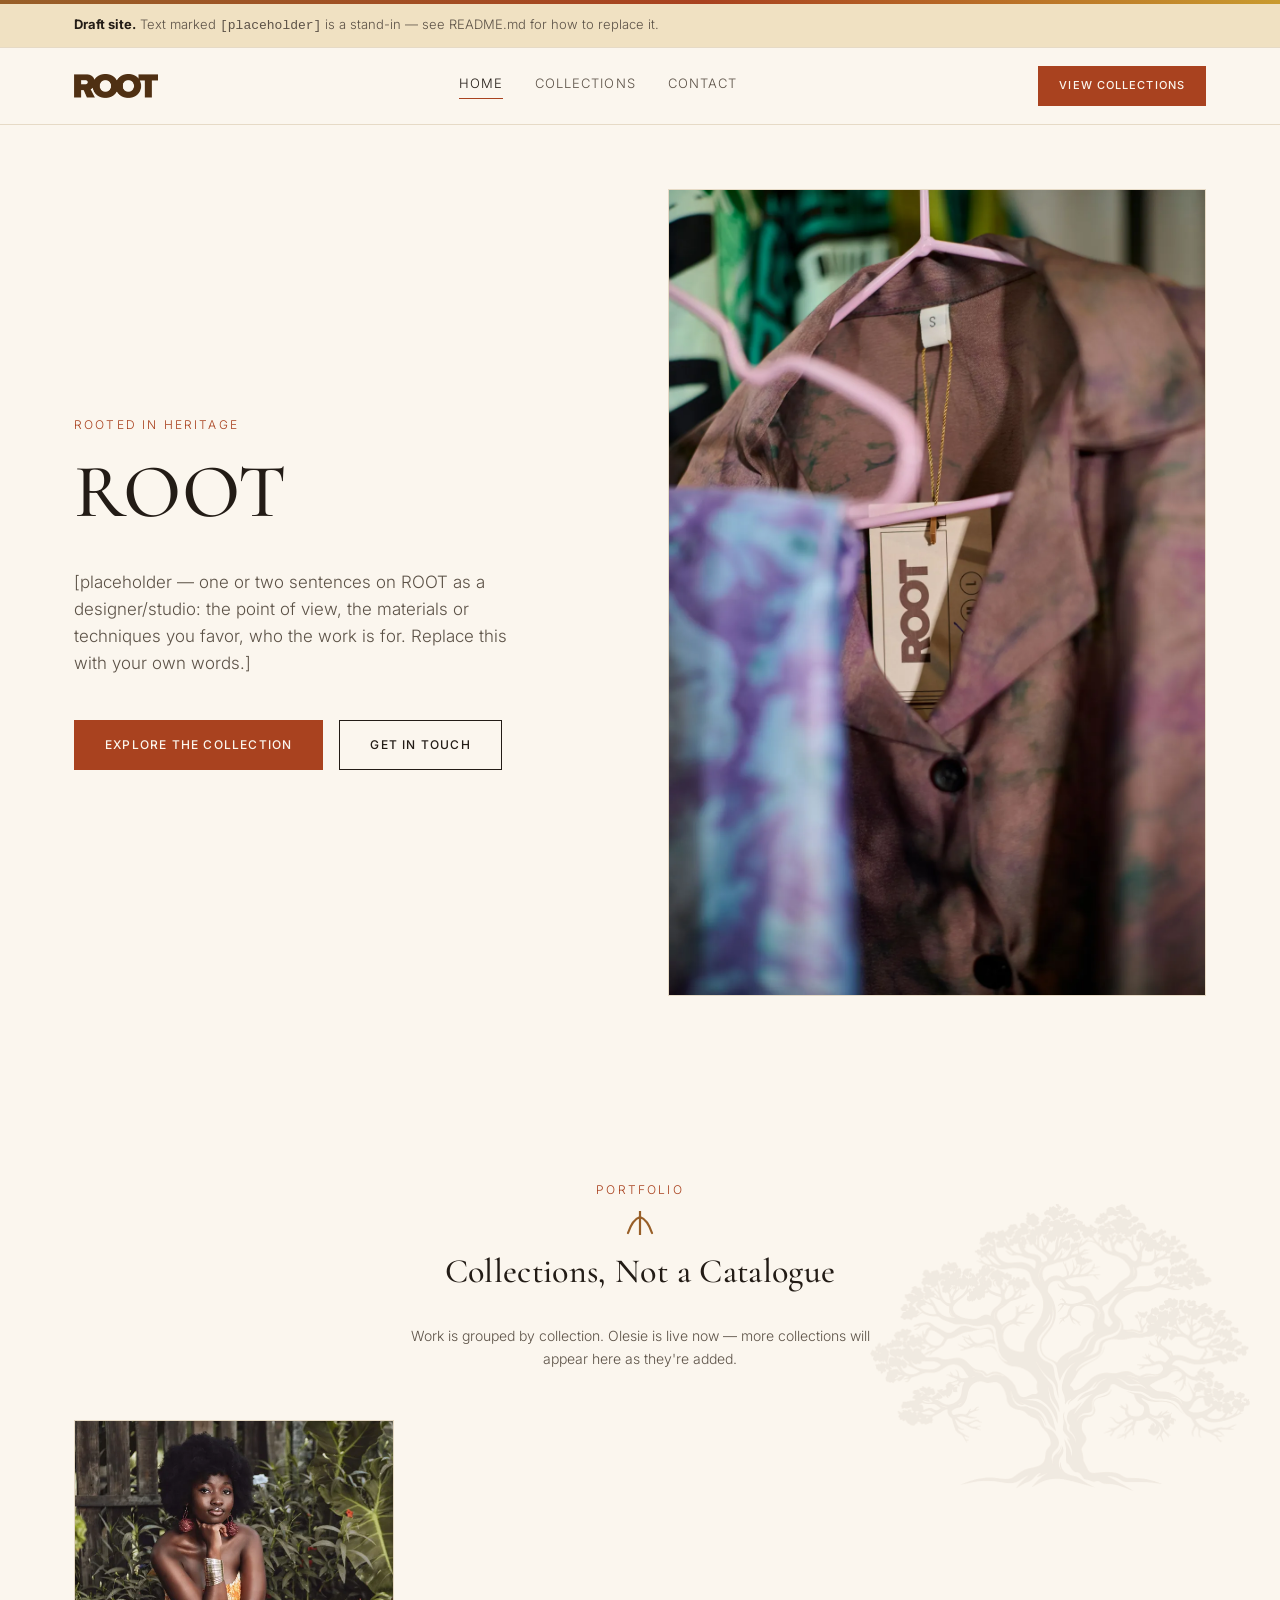
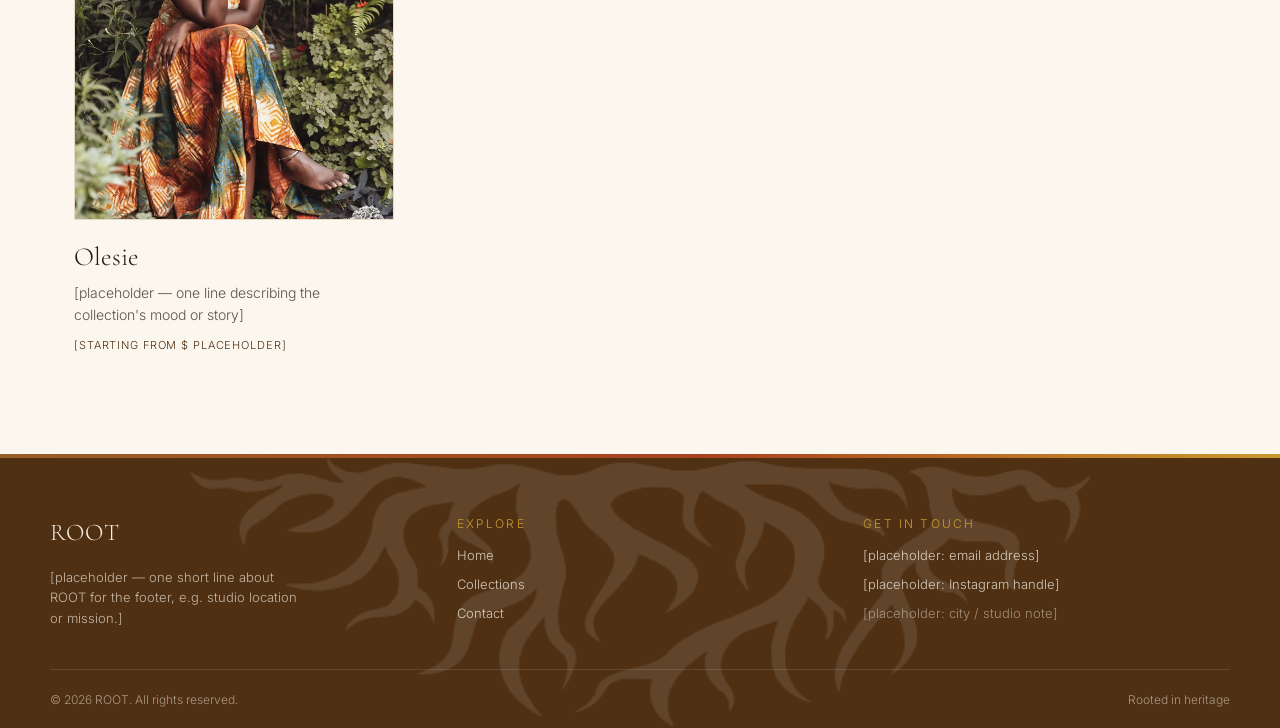
<file: index.html>
<!DOCTYPE html>
<html lang="en">
<head>
<meta charset="UTF-8">
<meta name="viewport" content="width=device-width, initial-scale=1.0">
<title>ROOT — Portfolio</title>
<meta name="description" content="ROOT — fashion design portfolio, organized by collection.">
<meta name="robots" content="noindex"><!-- remove when real content replaces the placeholders -->
<link rel="icon" href="images/brand/favicon.ico" sizes="any">
<link rel="apple-touch-icon" href="images/brand/apple-touch-icon.png">
<meta property="og:type" content="website">
<meta property="og:site_name" content="ROOT">
<meta property="og:title" content="ROOT — Rooted in heritage">
<meta property="og:description" content="ROOT — fashion design portfolio, organized by collection.">
<!-- Add once the site has a URL (must be absolute, or crawlers ignore them):
<meta property="og:url" content="https://YOUR-DOMAIN/index.html">
<meta property="og:image" content="https://YOUR-DOMAIN/images/brand/og-image.jpg">
<meta name="twitter:card" content="summary_large_image"> -->

<link rel="preconnect" href="https://fonts.googleapis.com">
<link rel="preconnect" href="https://fonts.gstatic.com" crossorigin>
<link rel="stylesheet" href="https://fonts.googleapis.com/css2?family=Cormorant+Garamond:wght@400;500&family=Inter:wght@300;500&display=swap">
<link rel="stylesheet" href="css/style.css">
</head>
<body>

<div class="brand-bar"></div>

<div class="build-notice">
  <div class="wrap"><strong>Draft site.</strong> Text marked <code>[placeholder]</code> is a stand-in — see README.md for how to replace it.</div>
</div>

<header class="site-header">
  <div class="wrap">
    <a class="logo" href="index.html"><img src="images/brand/logo-wordmark.png" width="334" height="96" alt="ROOT"></a>
    <nav class="site-nav">
      <a href="index.html" class="is-active" aria-current="page">Home</a>
      <a href="collections/olesie.html">Collections</a>
      <a href="#contact">Contact</a>
    </nav>
    <div class="header-cta">
      <a class="btn btn-primary btn-sm" href="collections/olesie.html">View Collections</a>
    </div>
  </div>
</header>

<section class="hero-split">
  <div class="wrap">
    <div class="hero-copy-col">
      <span class="eyebrow">Rooted in heritage</span>
      <h1>ROOT</h1>
      <p>[placeholder — one or two sentences on ROOT as a designer/studio: the point of view, the materials or techniques you favor, who the work is for. Replace this with your own words.]</p>
      <div class="hero-actions">
        <a class="btn btn-primary" href="collections/olesie.html">Explore the Collection</a>
        <a class="btn btn-outline" href="#contact">Get in Touch</a>
      </div>
    </div>
    <div class="hero-photo-col">
      <img src="images/olesie/cover-1200.webp" srcset="images/olesie/cover-600.webp 600w, images/olesie/cover-1200.webp 1200w" sizes="(min-width: 860px) 50vw, 100vw" width="1600" height="2405" alt="Olesie collection — cover photograph" fetchpriority="high" decoding="async">
    </div>
  </div>
</section>

<main class="wrap">
  <img class="collections-decor" src="images/brand/tree-silhouette.png" alt="" aria-hidden="true">
  <div class="section-head section-head--center">
    <span class="eyebrow">Portfolio</span>
    <h2 id="collections">Collections, Not a Catalogue</h2>
    <p class="section-note">Work is grouped by collection. Olesie is live now — more collections will appear here as they're added.</p>
  </div>

  <div class="collections-grid">
    <a class="collection-card" href="collections/olesie.html">
      <span class="card-photo">
        <img src="images/olesie/gallery/highlights/4F6A9742-1200.webp" srcset="images/olesie/gallery/highlights/4F6A9742-600.webp 600w, images/olesie/gallery/highlights/4F6A9742-1200.webp 1200w" sizes="(min-width: 700px) 320px, 100vw" width="1200" height="1500" alt="" loading="lazy" decoding="async">
      </span>
      <span class="card-body">
        <span class="name">Olesie</span>
        <span class="tagline">[placeholder — one line describing the collection's mood or story]</span>
        <span class="starting-from">[starting from $ placeholder]</span>
      </span>
    </a>
  </div>
</main>

<footer class="site-footer" id="contact">
  <img class="footer-roots-decor" src="images/brand/roots-motif.png" alt="" aria-hidden="true">
  <div class="wrap footer-grid">
    <div class="footer-brand">
      <span class="footer-logo">ROOT</span>
      <p>[placeholder — one short line about ROOT for the footer, e.g. studio location or mission.]</p>
    </div>
    <div class="footer-col">
      <span class="footer-heading">Explore</span>
      <nav class="footer-links">
        <a href="index.html">Home</a>
        <a href="collections/olesie.html">Collections</a>
        <a href="#contact">Contact</a>
      </nav>
    </div>
    <div class="footer-col">
      <span class="footer-heading">Get in Touch</span>
      <div class="footer-links">
        <a href="mailto:placeholder@example.com">[placeholder: email address]</a>
        <a href="#">[placeholder: Instagram handle]</a>
        <span class="footer-muted">[placeholder: city / studio note]</span>
      </div>
    </div>
  </div>
  <div class="wrap footer-bottom">
    <span>&copy; <span id="year"></span> ROOT. All rights reserved.</span>
    <span>Rooted in heritage</span>
  </div>
</footer>

<script>document.getElementById('year').textContent = new Date().getFullYear();</script>

</body>
</html>
</file>
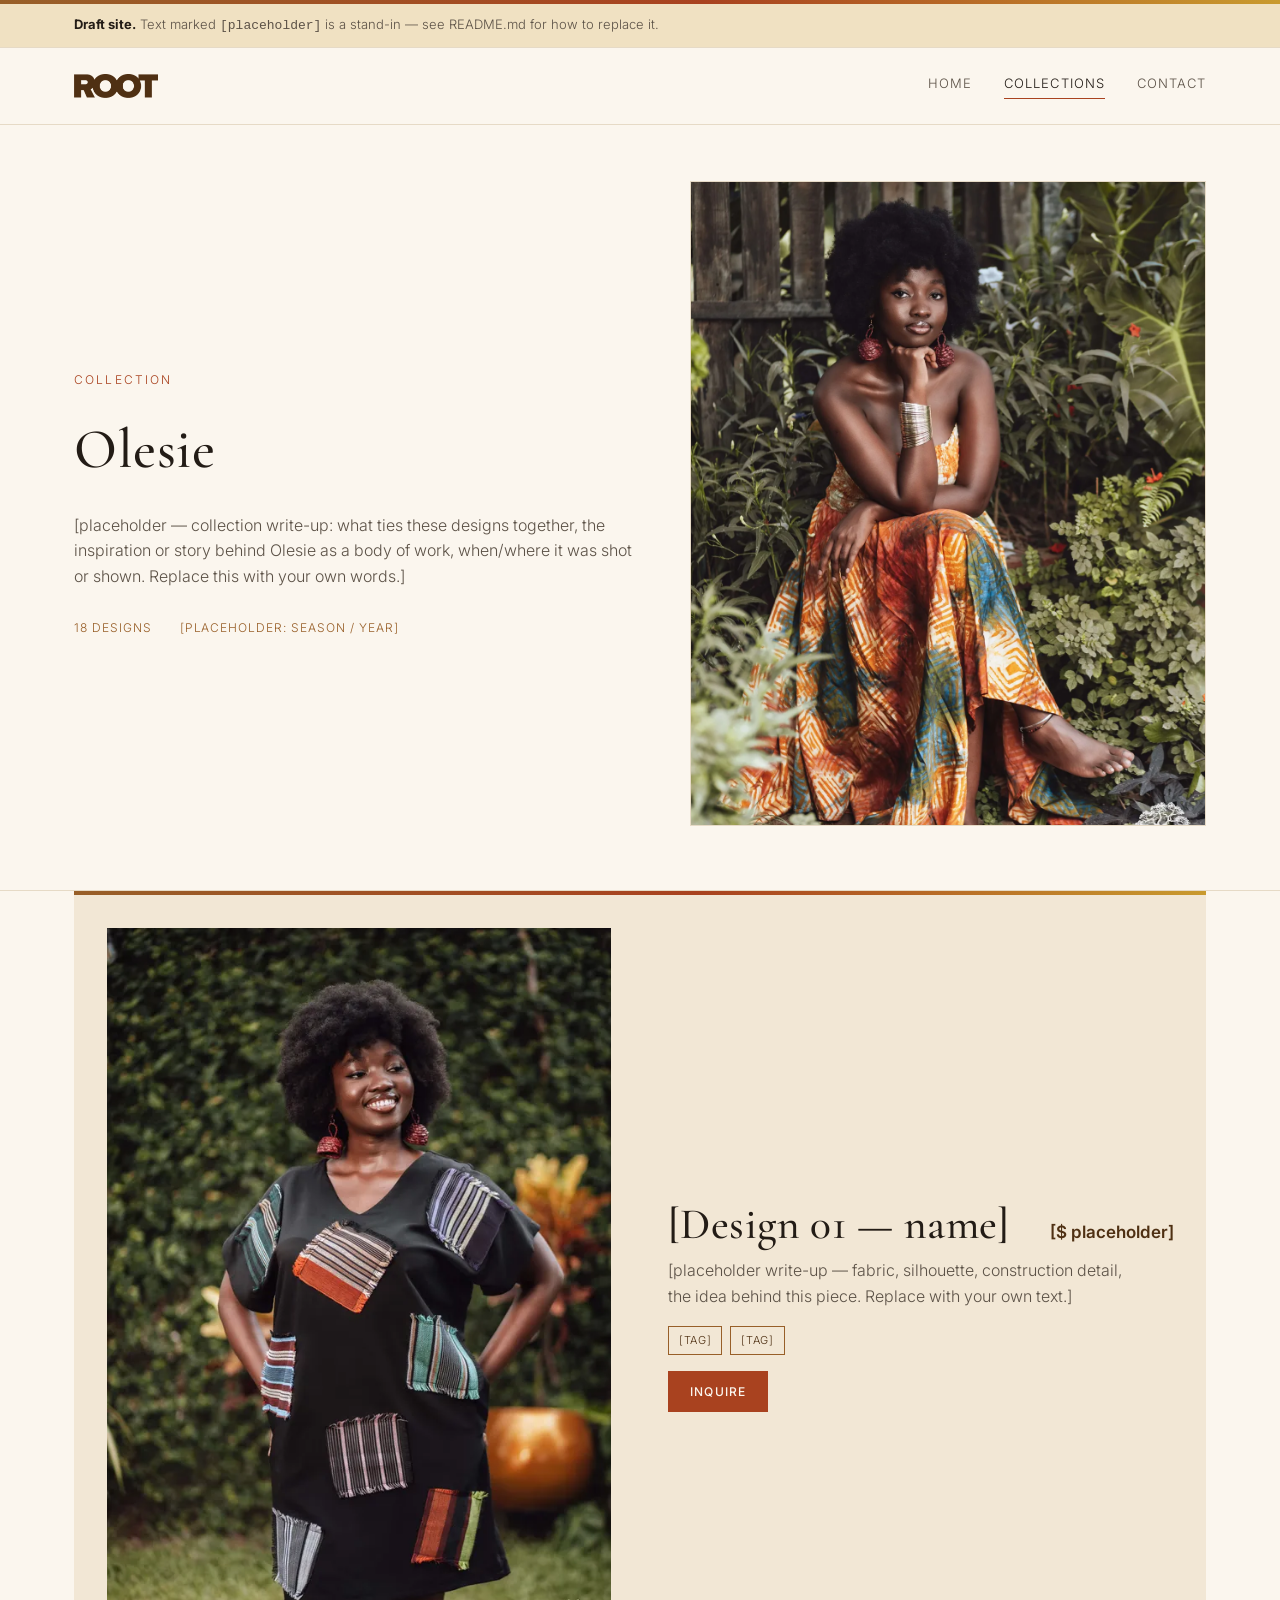
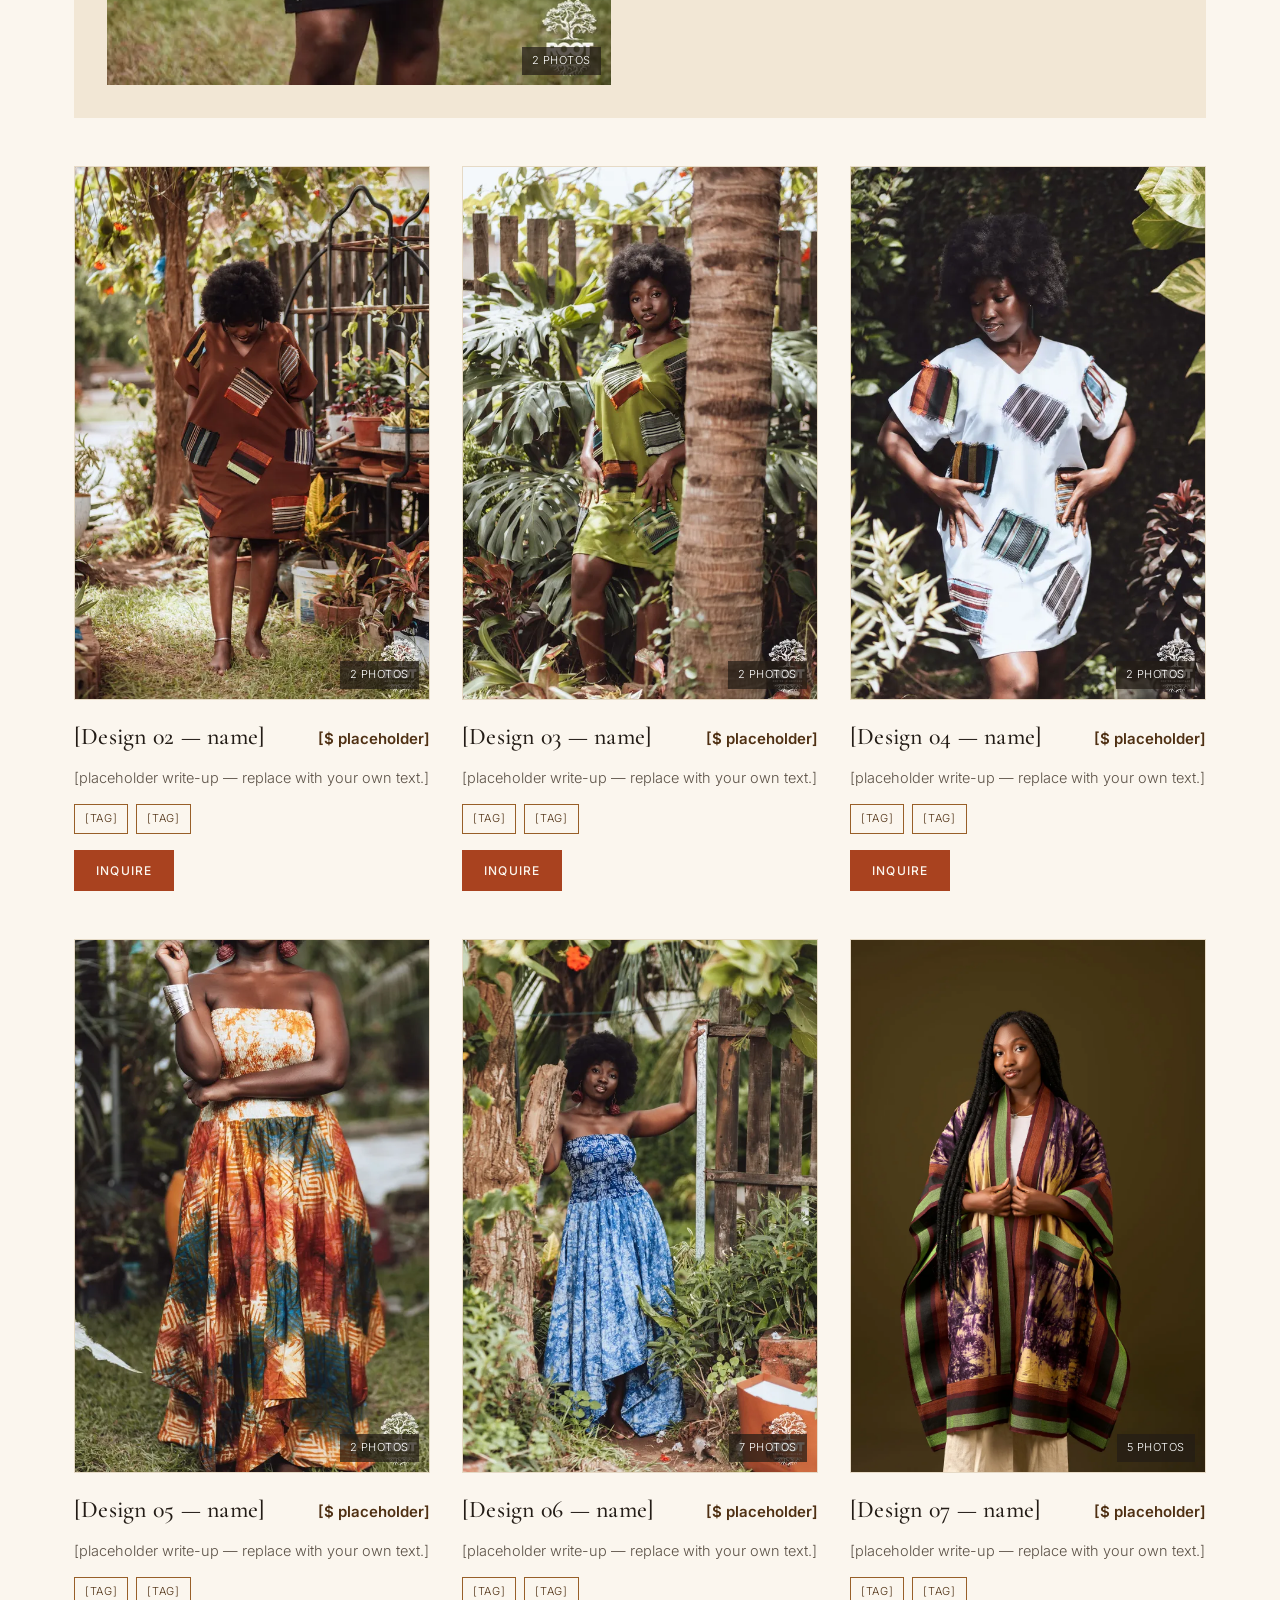
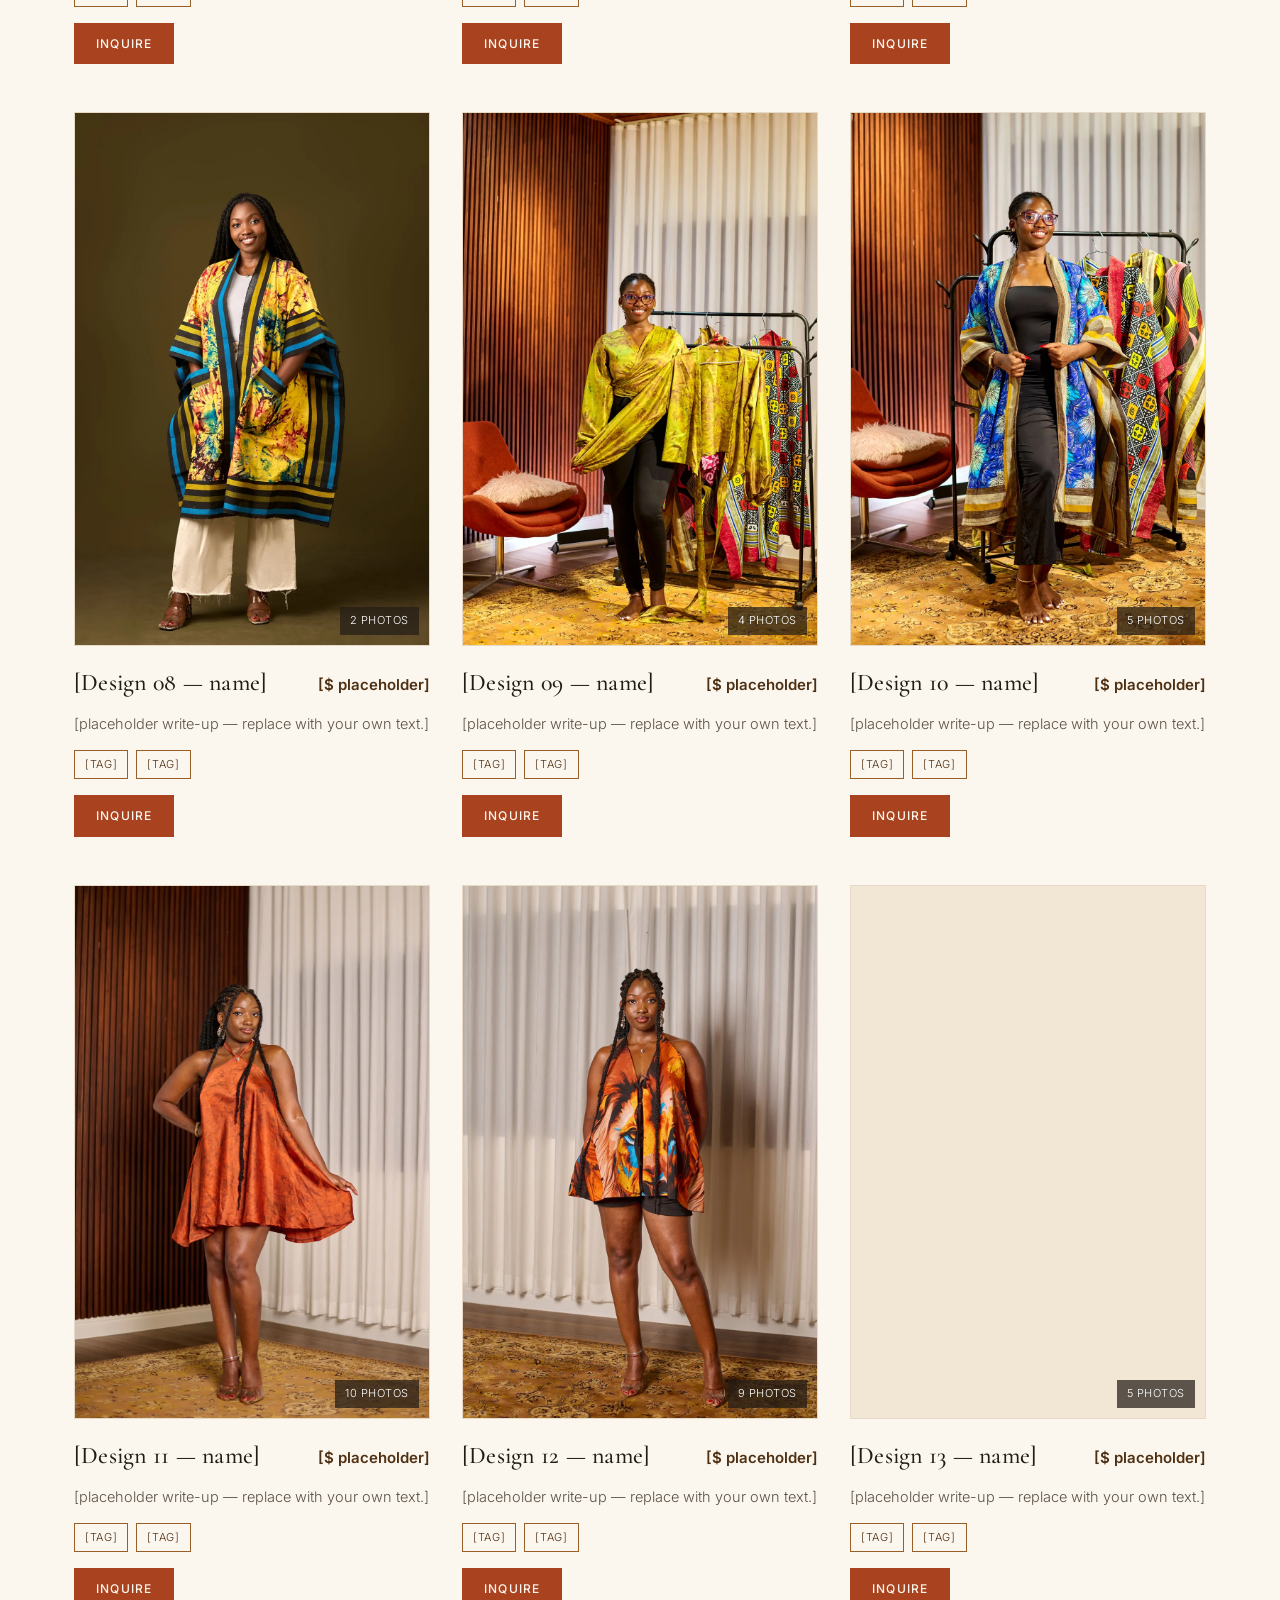
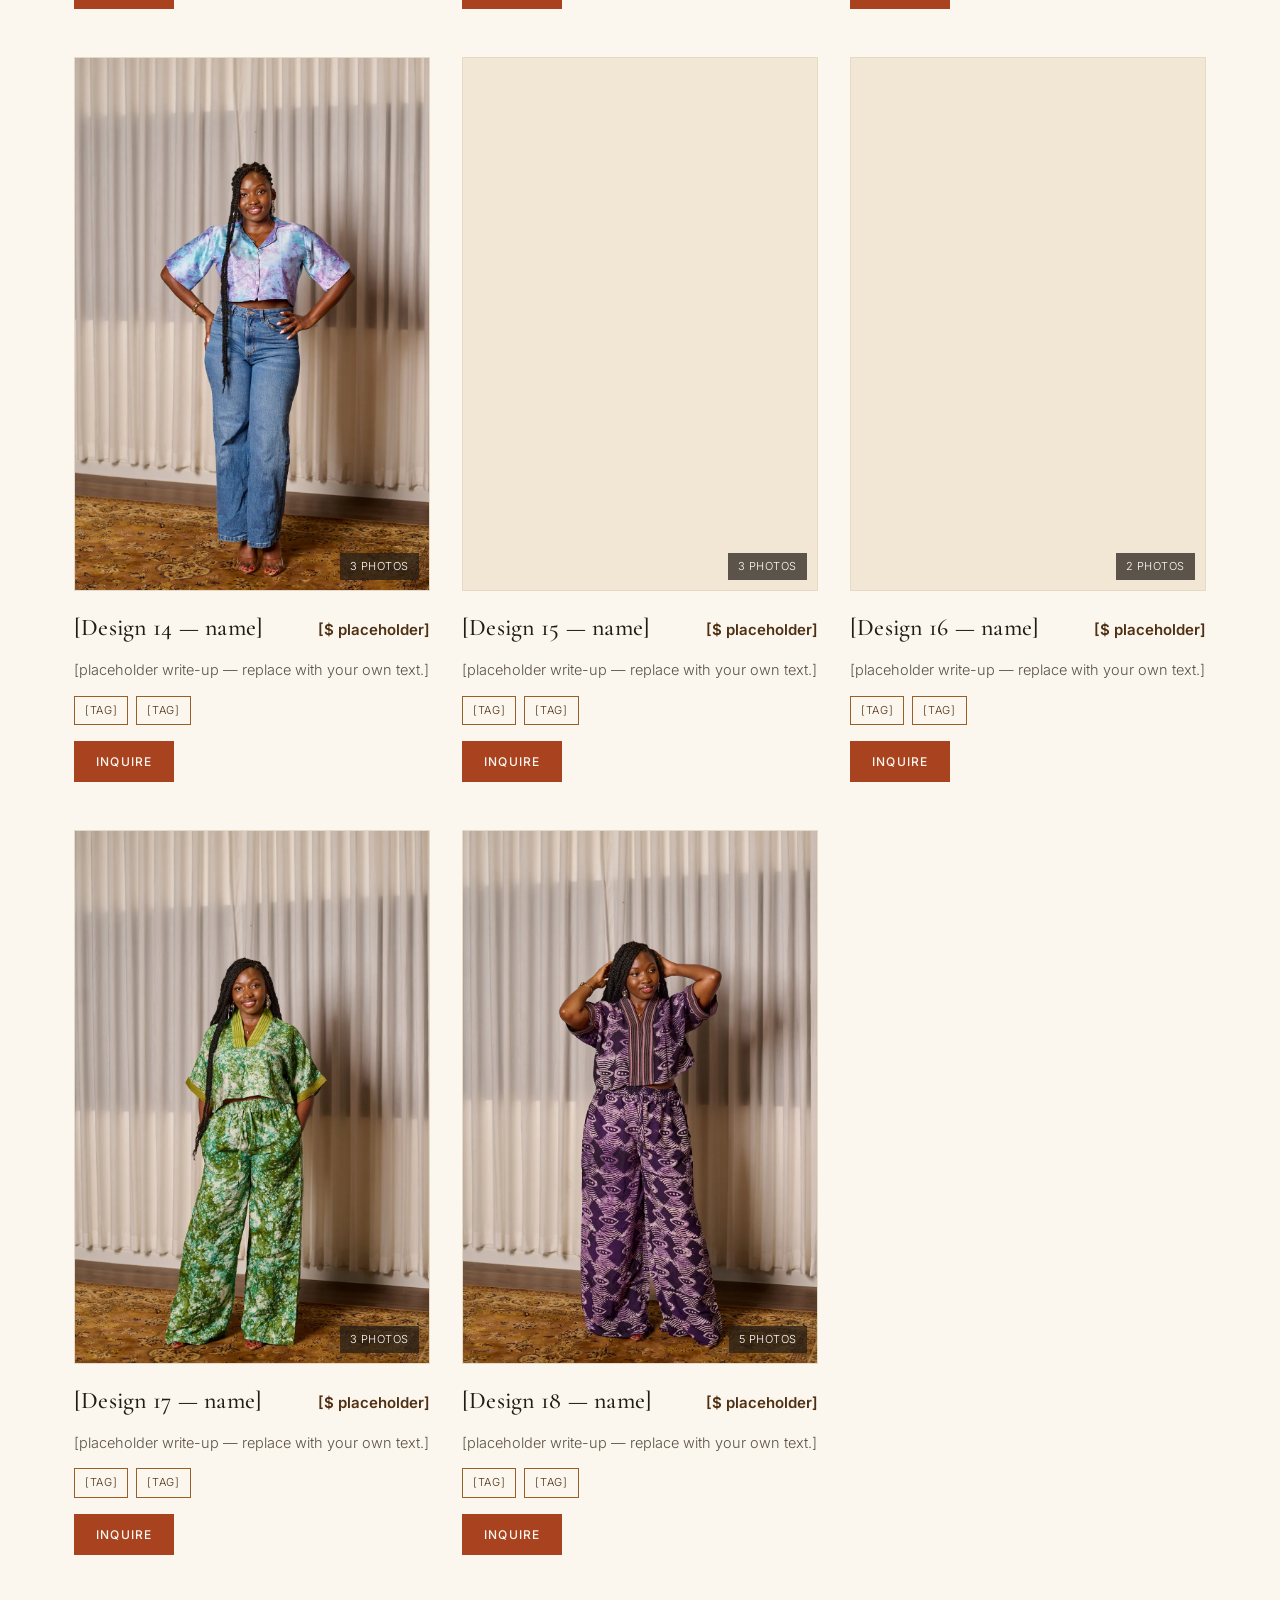
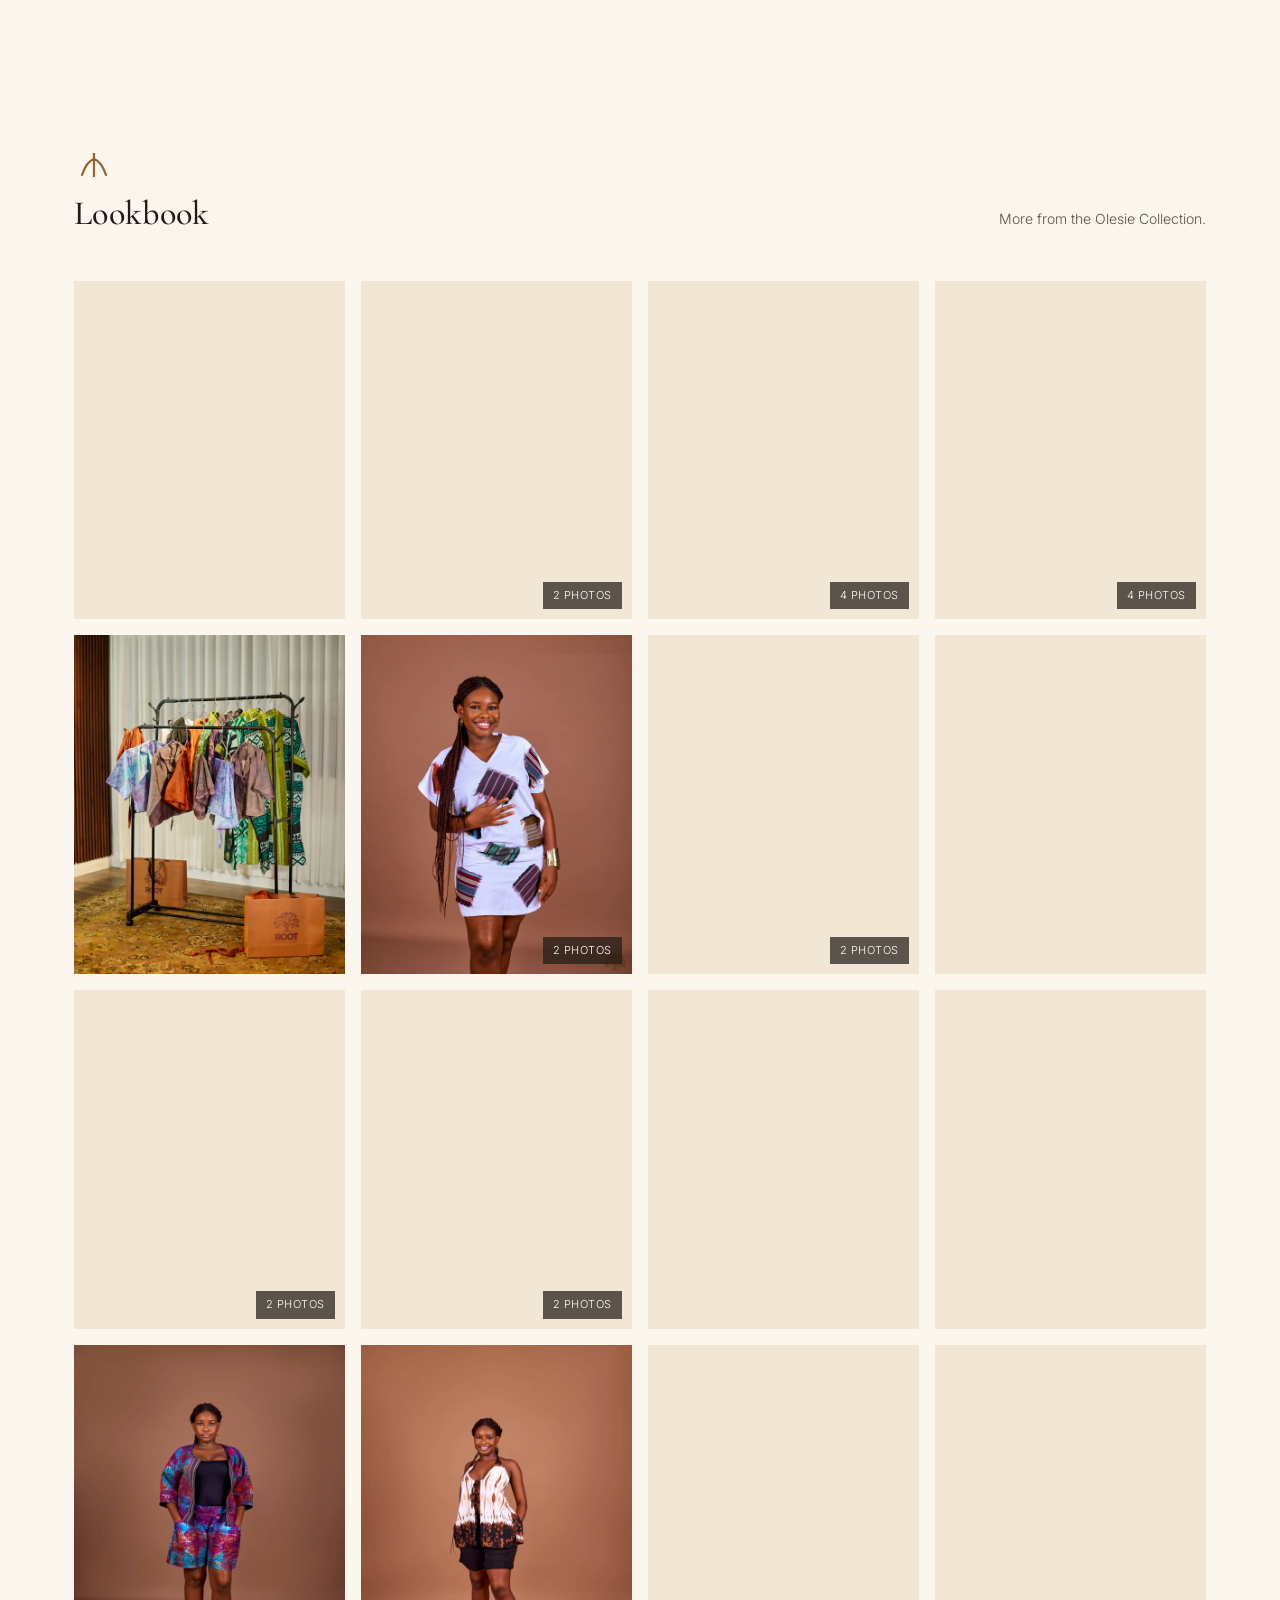
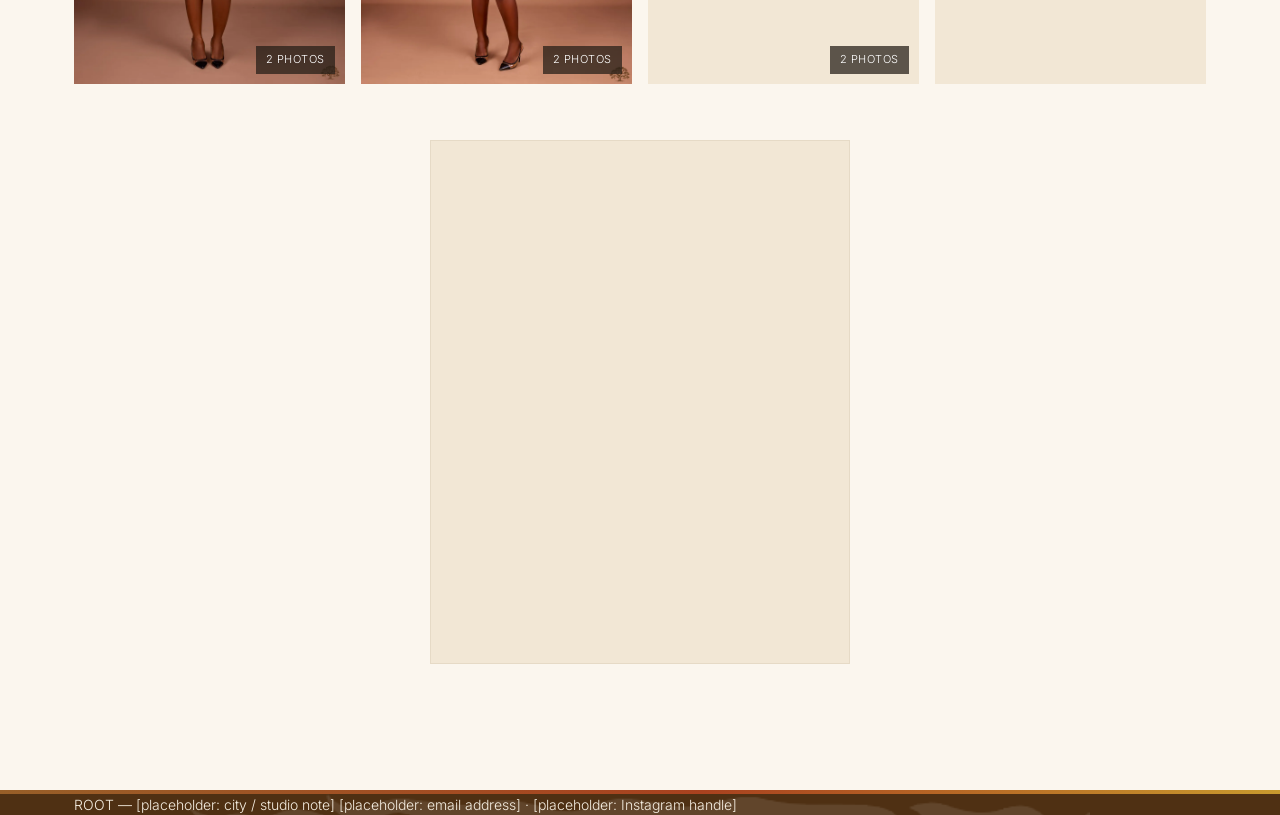
<file: collections/olesie.html>
<!DOCTYPE html>
<html lang="en">
<head>
<meta charset="UTF-8">
<meta name="viewport" content="width=device-width, initial-scale=1.0">
<title>Olesie — ROOT</title>
<meta name="description" content="Olesie collection by ROOT — designs, write-ups, and pricing.">
<meta name="robots" content="noindex"><!-- remove when real content replaces the placeholders -->
<link rel="icon" href="../images/brand/favicon.ico" sizes="any">
<link rel="apple-touch-icon" href="../images/brand/apple-touch-icon.png">
<meta property="og:type" content="website">
<meta property="og:site_name" content="ROOT">
<meta property="og:title" content="Olesie — ROOT">
<meta property="og:description" content="Olesie collection by ROOT — designs, write-ups, and pricing.">
<!-- Add once the site has a URL (must be absolute, or crawlers ignore them):
<meta property="og:url" content="https://YOUR-DOMAIN/collections/olesie.html">
<meta property="og:image" content="https://YOUR-DOMAIN/images/brand/og-image.jpg">
<meta name="twitter:card" content="summary_large_image"> -->

<link rel="preconnect" href="https://fonts.googleapis.com">
<link rel="preconnect" href="https://fonts.gstatic.com" crossorigin>
<link rel="stylesheet" href="https://fonts.googleapis.com/css2?family=Cormorant+Garamond:wght@400;500&family=Inter:wght@300;500&display=swap">
<link rel="stylesheet" href="../css/style.css">
</head>
<body>

<div class="brand-bar"></div>

<div class="build-notice">
  <div class="wrap"><strong>Draft site.</strong> Text marked <code>[placeholder]</code> is a stand-in — see README.md for how to replace it.</div>
</div>

<header class="site-header">
  <div class="wrap">
    <a class="logo" href="../index.html"><img src="../images/brand/logo-wordmark.png" width="334" height="96" alt="ROOT"></a>
    <nav class="site-nav">
      <a href="../index.html">Home</a>
      <a href="olesie.html" class="is-active" aria-current="page">Collections</a>
      <a href="../index.html#contact">Contact</a>
    </nav>
  </div>
</header>

<section class="collection-intro">
  <div class="wrap">
    <div class="collection-intro-copy">
      <span class="eyebrow">Collection</span>
      <h1>Olesie</h1>
      <p>[placeholder — collection write-up: what ties these designs together, the inspiration or story behind Olesie as a body of work, when/where it was shot or shown. Replace this with your own words.]</p>
      <div class="meta-row">
        <span>18 designs</span>
        <span>[placeholder: season / year]</span>
      </div>
    </div>
    <div class="collection-headline">
      <img src="../images/olesie/gallery/highlights/4F6A9742-1200.webp" width="1200" height="1500" alt="Orange and teal skirt and top, full-length standing view" loading="eager" fetchpriority="high" decoding="async">
    </div>
  </div>
</section>

<main class="wrap">
  <h2 class="sr-only">Designs</h2>
  <div class="design-grid">

    <!-- Design 01 -->
    <article class="design-card design-card--featured">
      <div class="design-photo">
        <img src="../images/olesie/design-01-1200.webp" srcset="../images/olesie/design-01-600.webp 600w, ../images/olesie/design-01-1200.webp 1200w" sizes="(min-width: 900px) 520px, (min-width: 700px) 45vw, 100vw" width="1200" height="1800" alt="Black dress with patchwork panels, worn in a garden" decoding="async">
        <img src="../images/olesie/gallery/highlights/4F6A9652-1200.webp" width="1200" height="1800" alt="Black patchwork dress, alternate pose" loading="lazy" decoding="async" hidden>
      </div>
      <div class="design-body">
        <div class="design-head">
          <h3>[Design 01 — name]</h3>
          <span class="design-price">[$ placeholder]</span>
        </div>
        <p class="design-writeup">[placeholder write-up — fabric, silhouette, construction detail, the idea behind this piece. Replace with your own text.]</p>
        <div class="design-tags"><span>[tag]</span><span>[tag]</span></div>
        <a class="design-inquire" href="#contact">Inquire</a>
      </div>
    </article>

    <!-- Design 02 -->
    <article class="design-card">
      <div class="design-photo">
        <img src="../images/olesie/design-02-1200.webp" srcset="../images/olesie/design-02-600.webp 600w, ../images/olesie/design-02-1200.webp 1200w" sizes="(min-width: 1000px) 380px, (min-width: 700px) 45vw, 100vw" width="1200" height="1800" alt="Brown loose-fit dress with patchwork panels, worn in a garden" decoding="async">
        <img src="../images/olesie/gallery/highlights/4F6A9685-1200.webp" width="1200" height="1800" alt="Brown patchwork dress, alternate pose" loading="lazy" decoding="async" hidden>
      </div>
      <div class="design-body">
        <div class="design-head">
          <h3>[Design 02 — name]</h3>
          <span class="design-price">[$ placeholder]</span>
        </div>
        <p class="design-writeup">[placeholder write-up — replace with your own text.]</p>
        <div class="design-tags"><span>[tag]</span><span>[tag]</span></div>
        <a class="design-inquire" href="#contact">Inquire</a>
      </div>
    </article>

    <!-- Design 03 -->
    <article class="design-card">
      <div class="design-photo">
        <img src="../images/olesie/design-03-1200.webp" srcset="../images/olesie/design-03-600.webp 600w, ../images/olesie/design-03-1200.webp 1200w" sizes="(min-width: 1000px) 380px, (min-width: 700px) 45vw, 100vw" width="1200" height="1800" alt="Green dress with patchwork panels, partly behind a palm trunk" loading="lazy" decoding="async">
        <img src="../images/olesie/gallery/highlights/4F6A9688-1200.webp" width="1200" height="1800" alt="Green patchwork dress, standing in the garden" loading="lazy" decoding="async" hidden>
      </div>
      <div class="design-body">
        <div class="design-head">
          <h3>[Design 03 — name]</h3>
          <span class="design-price">[$ placeholder]</span>
        </div>
        <p class="design-writeup">[placeholder write-up — replace with your own text.]</p>
        <div class="design-tags"><span>[tag]</span><span>[tag]</span></div>
        <a class="design-inquire" href="#contact">Inquire</a>
      </div>
    </article>

    <!-- Design 04 -->
    <article class="design-card">
      <div class="design-photo">
        <img src="../images/olesie/design-04-1200.webp" srcset="../images/olesie/design-04-600.webp 600w, ../images/olesie/design-04-1200.webp 1200w" sizes="(min-width: 1000px) 380px, (min-width: 700px) 45vw, 100vw" width="1200" height="1800" alt="White dress with patchwork panels, worn in a garden" loading="lazy" decoding="async">
        <img src="../images/olesie/gallery/highlights/4F6A9703-1200.webp" width="1200" height="1800" alt="White patchwork dress, alternate pose" loading="lazy" decoding="async" hidden>
      </div>
      <div class="design-body">
        <div class="design-head">
          <h3>[Design 04 — name]</h3>
          <span class="design-price">[$ placeholder]</span>
        </div>
        <p class="design-writeup">[placeholder write-up — replace with your own text.]</p>
        <div class="design-tags"><span>[tag]</span><span>[tag]</span></div>
        <a class="design-inquire" href="#contact">Inquire</a>
      </div>
    </article>

    <!-- Design 05 -->
    <article class="design-card">
      <div class="design-photo">
        <img src="../images/olesie/design-05-1200.webp" srcset="../images/olesie/design-05-600.webp 600w, ../images/olesie/design-05-1200.webp 1200w" sizes="(min-width: 1000px) 380px, (min-width: 700px) 45vw, 100vw" width="1200" height="1800" alt="Orange and teal patterned skirt with a printed strapless top" loading="lazy" decoding="async">
        <img src="../images/olesie/gallery/highlights/4F6A9742-1200.webp" width="1200" height="1800" alt="Orange and teal skirt and top, full-length standing view" loading="lazy" decoding="async" hidden>
      </div>
      <div class="design-body">
        <div class="design-head">
          <h3>[Design 05 — name]</h3>
          <span class="design-price">[$ placeholder]</span>
        </div>
        <p class="design-writeup">[placeholder write-up — replace with your own text.]</p>
        <div class="design-tags"><span>[tag]</span><span>[tag]</span></div>
        <a class="design-inquire" href="#contact">Inquire</a>
      </div>
    </article>

    <!-- Design 06 -->
    <article class="design-card">
      <div class="design-photo">
        <img src="../images/olesie/design-06-1200.webp" srcset="../images/olesie/design-06-600.webp 600w, ../images/olesie/design-06-1200.webp 1200w" sizes="(min-width: 1000px) 380px, (min-width: 700px) 45vw, 100vw" width="1200" height="1800" alt="Blue strapless dress with a ruffled hem, worn in a garden" loading="lazy" decoding="async">
        <img src="../images/olesie/gallery/highlights/4F6A9769-1200.webp" width="1200" height="1800" alt="Blue strapless dress, holding a wooden fence post" loading="lazy" decoding="async" hidden>
        <img src="../images/olesie/gallery/highlights/4F6A9776-1200.webp" width="1200" height="1800" alt="Blue strapless dress, twirling" loading="lazy" decoding="async" hidden>
        <img src="../images/olesie/gallery/highlights/4F6A9784-1200.webp" width="1200" height="1800" alt="Blue strapless dress, twirling, alternate angle" loading="lazy" decoding="async" hidden>
        <img src="../images/olesie/gallery/highlights/4F6A9802-1200.webp" width="1200" height="1800" alt="Blue strapless dress, close-up pose" loading="lazy" decoding="async" hidden>
        <img src="../images/olesie/gallery/highlights/4F6A9810-1200.webp" width="1200" height="1800" alt="Blue strapless dress, close-up pose, alternate angle" loading="lazy" decoding="async" hidden>
        <img src="../images/olesie/gallery/highlights/4F6A9814-1200.webp" width="1200" height="1800" alt="Blue strapless dress, close-up pose, third angle" loading="lazy" decoding="async" hidden>
      </div>
      <div class="design-body">
        <div class="design-head">
          <h3>[Design 06 — name]</h3>
          <span class="design-price">[$ placeholder]</span>
        </div>
        <p class="design-writeup">[placeholder write-up — replace with your own text.]</p>
        <div class="design-tags"><span>[tag]</span><span>[tag]</span></div>
        <a class="design-inquire" href="#contact">Inquire</a>
      </div>
    </article>

    <!-- Design 07 -->
    <article class="design-card">
      <div class="design-photo">
        <img src="../images/olesie/gallery/highlights/Rootkimono-1200.webp" width="1200" height="1500" alt="Purple and gold striped kimono with a floral inner panel, worn open over a white top and cream trousers" loading="lazy" decoding="async">
        <img src="../images/olesie/gallery/highlights/Rootkimono2-1200.webp" width="1200" height="1500" alt="Purple and gold striped kimono with a floral inner panel, alternate pose, adjusting the front" loading="lazy" decoding="async" hidden>
        <img src="../images/olesie/gallery/highlights/Rootkimono4-1200.webp" width="1200" height="1500" alt="Purple and gold striped kimono with a floral inner panel, alternate pose, standing" loading="lazy" decoding="async" hidden>
        <img src="../images/olesie/gallery/highlights/Rootkimono5-1200.webp" width="1200" height="1500" alt="Purple and gold striped kimono with a floral inner panel, alternate pose, smiling" loading="lazy" decoding="async" hidden>
        <img src="../images/olesie/gallery/highlights/Rootkimono6-1200.webp" width="1200" height="1500" alt="Purple and gold striped kimono with a floral inner panel, on a second model, leaning against a stool" loading="lazy" decoding="async" hidden>
      </div>
      <div class="design-body">
        <div class="design-head">
          <h3>[Design 07 — name]</h3>
          <span class="design-price">[$ placeholder]</span>
        </div>
        <p class="design-writeup">[placeholder write-up — replace with your own text.]</p>
        <div class="design-tags"><span>[tag]</span><span>[tag]</span></div>
        <a class="design-inquire" href="#contact">Inquire</a>
      </div>
    </article>

    <!-- Design 08 -->
    <article class="design-card">
      <div class="design-photo">
        <img src="../images/olesie/gallery/highlights/Rootkimono7-1200.webp" width="1200" height="1500" alt="Yellow, teal and black striped kimono with a tie-dye inner panel, worn open over a white top and cream trousers" loading="lazy" decoding="async">
        <img src="../images/olesie/gallery/highlights/Rootkimono8-1200.webp" width="1200" height="1500" alt="Yellow, teal and black striped kimono with a tie-dye inner panel, alternate pose, held closed" loading="lazy" decoding="async" hidden>
      </div>
      <div class="design-body">
        <div class="design-head">
          <h3>[Design 08 — name]</h3>
          <span class="design-price">[$ placeholder]</span>
        </div>
        <p class="design-writeup">[placeholder write-up — replace with your own text.]</p>
        <div class="design-tags"><span>[tag]</span><span>[tag]</span></div>
        <a class="design-inquire" href="#contact">Inquire</a>
      </div>
    </article>

    <!-- Design 09 -->
    <article class="design-card">
      <div class="design-photo">
        <img src="../images/olesie/gallery/highlights/SNK_4326-1200.webp" width="1200" height="1500" alt="Mustard tie-dye wrap top with bell sleeves, worn with black trousers" loading="lazy" decoding="async">
        <img src="../images/olesie/gallery/highlights/SNK_4328-1200.webp" width="1200" height="1500" alt="Mustard tie-dye wrap top with bell sleeves, alternate pose, holding a matching piece" loading="lazy" decoding="async" hidden>
        <img src="../images/olesie/gallery/highlights/SNK_4330-1200.webp" width="1200" height="1500" alt="Mustard tie-dye wrap top with bell sleeves, alternate pose" loading="lazy" decoding="async" hidden>
        <img src="../images/olesie/gallery/highlights/SNK_4332-1200.webp" width="1200" height="1500" alt="Mustard tie-dye wrap top with bell sleeves, alternate pose" loading="lazy" decoding="async" hidden>
      </div>
      <div class="design-body">
        <div class="design-head">
          <h3>[Design 09 — name]</h3>
          <span class="design-price">[$ placeholder]</span>
        </div>
        <p class="design-writeup">[placeholder write-up — replace with your own text.]</p>
        <div class="design-tags"><span>[tag]</span><span>[tag]</span></div>
        <a class="design-inquire" href="#contact">Inquire</a>
      </div>
    </article>

    <!-- Design 10 -->
    <article class="design-card">
      <div class="design-photo">
        <img src="../images/olesie/gallery/highlights/SNK_4354-1200.webp" width="1200" height="1500" alt="Blue and gold striped kimono robe with a floral inner panel, worn open over a black slip dress" loading="lazy" decoding="async">
        <img src="../images/olesie/gallery/highlights/SNK_4348-1200.webp" width="1200" height="1500" alt="Blue and gold striped kimono robe with a floral inner panel, alternate pose, arms out" loading="lazy" decoding="async" hidden>
        <img src="../images/olesie/gallery/highlights/SNK_4356-1200.webp" width="1200" height="1500" alt="Blue and gold striped kimono robe with a floral inner panel, alternate pose, arms out" loading="lazy" decoding="async" hidden>
        <img src="../images/olesie/gallery/highlights/SNK_4359-1200.webp" width="1200" height="1500" alt="Blue and gold striped kimono robe with a floral inner panel, alternate pose, turning" loading="lazy" decoding="async" hidden>
        <img src="../images/olesie/gallery/highlights/SNK_4360-1200.webp" width="1200" height="1500" alt="Blue and gold striped kimono robe with a floral inner panel, alternate pose, by the clothing rack" loading="lazy" decoding="async" hidden>
      </div>
      <div class="design-body">
        <div class="design-head">
          <h3>[Design 10 — name]</h3>
          <span class="design-price">[$ placeholder]</span>
        </div>
        <p class="design-writeup">[placeholder write-up — replace with your own text.]</p>
        <div class="design-tags"><span>[tag]</span><span>[tag]</span></div>
        <a class="design-inquire" href="#contact">Inquire</a>
      </div>
    </article>

    <!-- Design 11 -->
    <article class="design-card">
      <div class="design-photo">
        <img src="../images/olesie/gallery/highlights/SNK_7098-1200.webp" width="1200" height="1500" alt="Rust orange satin swing dress, halter neck, full skirt" loading="lazy" decoding="async">
        <img src="../images/olesie/gallery/highlights/SNK_7088-1200.webp" width="1200" height="1500" alt="Rust orange satin swing dress, alternate pose, with a ROOT shopping bag" loading="lazy" decoding="async" hidden>
        <img src="../images/olesie/gallery/highlights/SNK_7089-1200.webp" width="1200" height="1500" alt="Rust orange satin swing dress, alternate pose, with a ROOT shopping bag" loading="lazy" decoding="async" hidden>
        <img src="../images/olesie/gallery/highlights/SNK_7099-1200.webp" width="1200" height="1500" alt="Rust orange satin swing dress, alternate pose" loading="lazy" decoding="async" hidden>
        <img src="../images/olesie/gallery/highlights/SNK_7100-1200.webp" width="1200" height="1500" alt="Rust orange satin swing dress, alternate pose" loading="lazy" decoding="async" hidden>
        <img src="../images/olesie/gallery/highlights/SNK_7101-1200.webp" width="1200" height="1500" alt="Rust orange satin swing dress, alternate pose" loading="lazy" decoding="async" hidden>
        <img src="../images/olesie/gallery/highlights/SNK_7102-1200.webp" width="1200" height="1500" alt="Rust orange satin swing dress, alternate pose, looking back" loading="lazy" decoding="async" hidden>
        <img src="../images/olesie/gallery/highlights/SNK_7109-1200.webp" width="1200" height="1500" alt="Rust orange satin swing dress, alternate pose" loading="lazy" decoding="async" hidden>
        <img src="../images/olesie/gallery/highlights/SNK_7111-1200.webp" width="1200" height="1500" alt="Rust orange satin swing dress, alternate pose" loading="lazy" decoding="async" hidden>
        <img src="../images/olesie/gallery/highlights/SNK_7112-1200.webp" width="1200" height="1500" alt="Rust orange satin swing dress, alternate pose" loading="lazy" decoding="async" hidden>
      </div>
      <div class="design-body">
        <div class="design-head">
          <h3>[Design 11 — name]</h3>
          <span class="design-price">[$ placeholder]</span>
        </div>
        <p class="design-writeup">[placeholder write-up — replace with your own text.]</p>
        <div class="design-tags"><span>[tag]</span><span>[tag]</span></div>
        <a class="design-inquire" href="#contact">Inquire</a>
      </div>
    </article>

    <!-- Design 12 -->
    <article class="design-card">
      <div class="design-photo">
        <img src="../images/olesie/gallery/highlights/SNK_7116-1200.webp" width="1200" height="1500" alt="Orange, blue and black painterly print halter romper, standing" loading="lazy" decoding="async">
        <img src="../images/olesie/gallery/highlights/SNK_7114-1200.webp" width="1200" height="1500" alt="Orange, blue and black painterly print halter romper, alternate pose, with a ROOT shopping bag" loading="lazy" decoding="async" hidden>
        <img src="../images/olesie/gallery/highlights/SNK_7125-1200.webp" width="1200" height="1500" alt="Orange, blue and black painterly print halter romper, alternate pose, with a ROOT shopping bag" loading="lazy" decoding="async" hidden>
        <img src="../images/olesie/gallery/highlights/SNK_7126-1200.webp" width="1200" height="1500" alt="Orange, blue and black painterly print halter romper, alternate pose, with a ROOT shopping bag" loading="lazy" decoding="async" hidden>
        <img src="../images/olesie/gallery/highlights/SNK_7127-1200.webp" width="1200" height="1500" alt="Orange, blue and black painterly print halter romper, alternate pose, crouching" loading="lazy" decoding="async" hidden>
        <img src="../images/olesie/gallery/highlights/SNK_7135-1200.webp" width="1200" height="1500" alt="Orange, blue and black painterly print halter romper, alternate pose, crouching with a ROOT shopping bag" loading="lazy" decoding="async" hidden>
        <img src="../images/olesie/gallery/highlights/SNK_7136-1200.webp" width="1200" height="1500" alt="Orange, blue and black painterly print halter romper, alternate pose, crouching with a ROOT shopping bag" loading="lazy" decoding="async" hidden>
        <img src="../images/olesie/gallery/highlights/SNK_7137-1200.webp" width="1200" height="1500" alt="Orange, blue and black painterly print halter romper, alternate pose, crouching with a ROOT shopping bag" loading="lazy" decoding="async" hidden>
        <img src="../images/olesie/gallery/highlights/SNK_7138-1200.webp" width="1200" height="1500" alt="Orange, blue and black painterly print halter romper, alternate pose, crouching with a ROOT shopping bag" loading="lazy" decoding="async" hidden>
      </div>
      <div class="design-body">
        <div class="design-head">
          <h3>[Design 12 — name]</h3>
          <span class="design-price">[$ placeholder]</span>
        </div>
        <p class="design-writeup">[placeholder write-up — replace with your own text.]</p>
        <div class="design-tags"><span>[tag]</span><span>[tag]</span></div>
        <a class="design-inquire" href="#contact">Inquire</a>
      </div>
    </article>

    <!-- Design 13 -->
    <article class="design-card">
      <div class="design-photo">
        <img src="../images/olesie/gallery/highlights/SNK_7141-1200.webp" width="1200" height="1500" alt="Green and orange floral print halter romper, standing" loading="lazy" decoding="async">
        <img src="../images/olesie/gallery/highlights/SNK_7139-1200.webp" width="1200" height="1500" alt="Green and orange floral print halter romper, alternate pose, with a ROOT shopping bag" loading="lazy" decoding="async" hidden>
        <img src="../images/olesie/gallery/highlights/SNK_7140-1200.webp" width="1200" height="1500" alt="Green and orange floral print halter romper, alternate pose, with a ROOT shopping bag" loading="lazy" decoding="async" hidden>
        <img src="../images/olesie/gallery/highlights/SNK_7142-1200.webp" width="1200" height="1500" alt="Green and orange floral print halter romper, alternate pose, with a ROOT shopping bag" loading="lazy" decoding="async" hidden>
        <img src="../images/olesie/gallery/highlights/SNK_7143-1200.webp" width="1200" height="1500" alt="Green and orange floral print halter romper, alternate pose, with a ROOT shopping bag" loading="lazy" decoding="async" hidden>
      </div>
      <div class="design-body">
        <div class="design-head">
          <h3>[Design 13 — name]</h3>
          <span class="design-price">[$ placeholder]</span>
        </div>
        <p class="design-writeup">[placeholder write-up — replace with your own text.]</p>
        <div class="design-tags"><span>[tag]</span><span>[tag]</span></div>
        <a class="design-inquire" href="#contact">Inquire</a>
      </div>
    </article>

    <!-- Design 14 -->
    <article class="design-card">
      <div class="design-photo">
        <img src="../images/olesie/gallery/highlights/SNK_7166-1200.webp" width="1200" height="1500" alt="Lavender tie-dye cropped shirt, worn with jeans" loading="lazy" decoding="async">
        <img src="../images/olesie/gallery/highlights/SNK_7167-1200.webp" width="1200" height="1500" alt="Lavender tie-dye cropped shirt, alternate pose" loading="lazy" decoding="async" hidden>
        <img src="../images/olesie/gallery/highlights/SNK_7168-1200.webp" width="1200" height="1500" alt="Lavender tie-dye cropped shirt, alternate pose" loading="lazy" decoding="async" hidden>
      </div>
      <div class="design-body">
        <div class="design-head">
          <h3>[Design 14 — name]</h3>
          <span class="design-price">[$ placeholder]</span>
        </div>
        <p class="design-writeup">[placeholder write-up — replace with your own text.]</p>
        <div class="design-tags"><span>[tag]</span><span>[tag]</span></div>
        <a class="design-inquire" href="#contact">Inquire</a>
      </div>
    </article>

    <!-- Design 15 -->
    <article class="design-card">
      <div class="design-photo">
        <img src="../images/olesie/gallery/highlights/SNK_7171-1200.webp" width="1200" height="1500" alt="Green geometric print shorts, held up, shown flat" loading="lazy" decoding="async">
        <img src="../images/olesie/gallery/highlights/SNK_7172-1200.webp" width="1200" height="1500" alt="Green geometric print shorts, alternate angle, held up" loading="lazy" decoding="async" hidden>
        <img src="../images/olesie/gallery/highlights/SNK_7173-1200.webp" width="1200" height="1500" alt="Green geometric print shorts, alternate angle, held up" loading="lazy" decoding="async" hidden>
      </div>
      <div class="design-body">
        <div class="design-head">
          <h3>[Design 15 — name]</h3>
          <span class="design-price">[$ placeholder]</span>
        </div>
        <p class="design-writeup">[placeholder write-up — replace with your own text.]</p>
        <div class="design-tags"><span>[tag]</span><span>[tag]</span></div>
        <a class="design-inquire" href="#contact">Inquire</a>
      </div>
    </article>

    <!-- Design 16 -->
    <article class="design-card">
      <div class="design-photo">
        <img src="../images/olesie/gallery/highlights/SNK_7175-1200.webp" width="1200" height="1500" alt="Mustard and brown patterned shorts, worn with a plain top" loading="lazy" decoding="async">
        <img src="../images/olesie/gallery/highlights/SNK_7176-1200.webp" width="1200" height="1500" alt="Mustard and brown patterned shorts, alternate pose" loading="lazy" decoding="async" hidden>
      </div>
      <div class="design-body">
        <div class="design-head">
          <h3>[Design 16 — name]</h3>
          <span class="design-price">[$ placeholder]</span>
        </div>
        <p class="design-writeup">[placeholder write-up — replace with your own text.]</p>
        <div class="design-tags"><span>[tag]</span><span>[tag]</span></div>
        <a class="design-inquire" href="#contact">Inquire</a>
      </div>
    </article>

    <!-- Design 17 -->
    <article class="design-card">
      <div class="design-photo">
        <img src="../images/olesie/gallery/highlights/SNK_7178-1200.webp" width="1200" height="1500" alt="Green two-piece set, cropped top and wide-leg trousers, standing" loading="lazy" decoding="async">
        <img src="../images/olesie/gallery/highlights/SNK_7180-1200.webp" width="1200" height="1500" alt="Green two-piece set, cropped top and wide-leg trousers, alternate pose" loading="lazy" decoding="async" hidden>
        <img src="../images/olesie/gallery/highlights/SNK_7181-1200.webp" width="1200" height="1500" alt="Green two-piece set, cropped top and wide-leg trousers, alternate pose" loading="lazy" decoding="async" hidden>
      </div>
      <div class="design-body">
        <div class="design-head">
          <h3>[Design 17 — name]</h3>
          <span class="design-price">[$ placeholder]</span>
        </div>
        <p class="design-writeup">[placeholder write-up — replace with your own text.]</p>
        <div class="design-tags"><span>[tag]</span><span>[tag]</span></div>
        <a class="design-inquire" href="#contact">Inquire</a>
      </div>
    </article>

    <!-- Design 18 -->
    <article class="design-card">
      <div class="design-photo">
        <img src="../images/olesie/gallery/highlights/SNK_7182-1200.webp" width="1200" height="1500" alt="Purple two-piece set, cropped top and wide-leg trousers, standing" loading="lazy" decoding="async">
        <img src="../images/olesie/gallery/highlights/SNK_7183-1200.webp" width="1200" height="1500" alt="Purple two-piece set, cropped top and wide-leg trousers, alternate pose" loading="lazy" decoding="async" hidden>
        <img src="../images/olesie/gallery/highlights/SNK_7184-1200.webp" width="1200" height="1500" alt="Purple two-piece set, cropped top and wide-leg trousers, alternate pose" loading="lazy" decoding="async" hidden>
        <img src="../images/olesie/gallery/highlights/SNK_7185-1200.webp" width="1200" height="1500" alt="Purple two-piece set, cropped top and wide-leg trousers, alternate pose, looking down" loading="lazy" decoding="async" hidden>
        <img src="../images/olesie/gallery/highlights/SNK_7186-1200.webp" width="1200" height="1500" alt="Purple two-piece set, cropped top and wide-leg trousers, alternate pose" loading="lazy" decoding="async" hidden>
      </div>
      <div class="design-body">
        <div class="design-head">
          <h3>[Design 18 — name]</h3>
          <span class="design-price">[$ placeholder]</span>
        </div>
        <p class="design-writeup">[placeholder write-up — replace with your own text.]</p>
        <div class="design-tags"><span>[tag]</span><span>[tag]</span></div>
        <a class="design-inquire" href="#contact">Inquire</a>
      </div>
    </article>
  </div>

  <section class="lookbook" aria-labelledby="lookbook-title">
    <div class="section-head">
      <h2 id="lookbook-title">Lookbook</h2>
      <p class="section-note">More from the Olesie Collection.</p>
    </div>
    <div class="lookbook-grid">
    <div class="lookbook-item">
      <img src="../images/olesie/gallery/highlights/SNK_7191-1200.webp" width="1200" height="1500" alt="Behind the scenes — clothing rack" loading="lazy" decoding="async">
    </div>
    <div class="lookbook-item">
      <img src="../images/olesie/gallery/highlights/SNK_7193-1200.webp" width="1200" height="1500" alt="Behind the scenes — clothing rack" loading="lazy" decoding="async">
    </div>
    <div class="lookbook-item">
      <img src="../images/olesie/gallery/new/BBB_0004-1200.webp" width="1200" height="1500" alt="Orange, navy and red tribal-print two-piece, standing" loading="lazy" decoding="async">
      <img src="../images/olesie/gallery/new/BBB_0006-1200.webp" width="1200" height="1500" alt="Orange, navy and red tribal-print two-piece, alternate pose" loading="lazy" decoding="async" hidden>
    </div>
    <div class="lookbook-item">
      <img src="../images/olesie/gallery/new/BBB_0012-1200.webp" width="1200" height="1500" alt="Purple and blue tie-dye two-piece, standing" loading="lazy" decoding="async">
      <img src="../images/olesie/gallery/new/BBB_0014-1200.webp" width="1200" height="1500" alt="Purple and blue tie-dye two-piece, alternate pose" loading="lazy" decoding="async" hidden>
    </div>
    <div class="lookbook-item">
      <img src="../images/olesie/gallery/new/BBB_0064-1200.webp" width="1200" height="1500" alt="Black patchwork tunic dress, standing" loading="lazy" decoding="async">
      <img src="../images/olesie/gallery/new/BBB_0050-1200.webp" width="1200" height="1500" alt="Black patchwork tunic dress, with a friend" loading="lazy" decoding="async" hidden>
    </div>
    <div class="lookbook-item">
      <img src="../images/olesie/gallery/new/BBB_0089-1200.webp" width="1200" height="1500" alt="White patchwork long dress, standing" loading="lazy" decoding="async">
      <img src="../images/olesie/gallery/new/BBB_0050-1200.webp" width="1200" height="1500" alt="White patchwork long dress, with a friend" loading="lazy" decoding="async" hidden>
    </div>
    <div class="lookbook-item">
      <img src="../images/olesie/gallery/new/BBB_0066-1200.webp" width="1200" height="1500" alt="Teal geometric print robe dress, standing" loading="lazy" decoding="async">
      <img src="../images/olesie/gallery/new/BBB_0068-1200.webp" width="1200" height="1500" alt="Teal geometric print robe dress, alternate pose" loading="lazy" decoding="async" hidden>
    </div>
    <div class="lookbook-item">
      <img src="../images/olesie/gallery/new/BBB_0100-1200.webp" width="1200" height="1500" alt="Cream ombre tie-dye halter top, standing" loading="lazy" decoding="async">
      <img src="../images/olesie/gallery/new/BBB_0118-1200.webp" width="1200" height="1500" alt="Cream ombre tie-dye halter top, on a second model" loading="lazy" decoding="async" hidden>
    </div>
    <div class="lookbook-item">
      <img src="../images/olesie/gallery/new/BBB_0127-1200.webp" width="1200" height="1500" alt="Orange and green tie-dye halter top, standing" loading="lazy" decoding="async">
      <img src="../images/olesie/gallery/new/BBB_0140-1200.webp" width="1200" height="1500" alt="Orange and green tie-dye halter top, on a second model" loading="lazy" decoding="async" hidden>
      <img src="../images/olesie/gallery/new/BBB_0149-1200.webp" width="1200" height="1500" alt="Orange and green tie-dye halter top, on two models together" loading="lazy" decoding="async" hidden>
      <img src="../images/olesie/gallery/new/BBB_0153-1200.webp" width="1200" height="1500" alt="Orange and green tie-dye halter top, on three models, back view" loading="lazy" decoding="async" hidden>
    </div>
    <div class="lookbook-item">
      <img src="../images/olesie/gallery/new/BBB_9897-1200.webp" width="1200" height="1500" alt="Navy geometric print two-piece, standing" loading="lazy" decoding="async">
      <img src="../images/olesie/gallery/new/BBB_9924-1200.webp" width="1200" height="1500" alt="Navy geometric print two-piece, with a friend" loading="lazy" decoding="async" hidden>
    </div>
    <div class="lookbook-item">
      <img src="../images/olesie/gallery/new/BBB_9907-1200.webp" width="1200" height="1500" alt="Mustard tie-dye two-piece, standing" loading="lazy" decoding="async">
    </div>
    <div class="lookbook-item">
      <img src="../images/olesie/gallery/new/BBB_9960-1200.webp" width="1200" height="1500" alt="Teal striped two-piece, standing" loading="lazy" decoding="async">
      <img src="../images/olesie/gallery/new/BBB_9972-1200.webp" width="1200" height="1500" alt="Teal striped two-piece, seated" loading="lazy" decoding="async" hidden>
    </div>
    <div class="lookbook-item">
      <img src="../images/olesie/gallery/new/BBB_9980-1200.webp" width="1200" height="1500" alt="Green and maroon geometric two-piece, standing" loading="lazy" decoding="async">
      <img src="../images/olesie/gallery/new/BBB_9981-1200.webp" width="1200" height="1500" alt="Green and maroon geometric two-piece, alternate pose" loading="lazy" decoding="async" hidden>
      <img src="../images/olesie/gallery/new/BBB_9984-1200.webp" width="1200" height="1500" alt="Green and maroon geometric two-piece, alternate pose" loading="lazy" decoding="async" hidden>
      <img src="../images/olesie/gallery/new/BBB_9993-1200.webp" width="1200" height="1500" alt="Green and maroon geometric two-piece, alternate pose" loading="lazy" decoding="async" hidden>
    </div>
    <div class="lookbook-item">
      <img src="../images/olesie/gallery/new/BBB_0037-1200.webp" width="1200" height="1500" alt="Three friends together in Olesie pieces" loading="lazy" decoding="async">
    </div>
    <div class="lookbook-item">
      <img src="../images/olesie/gallery/new/BBB_9952-1200.webp" width="1200" height="1500" alt="Three friends together in Olesie pieces" loading="lazy" decoding="async">
    </div>
    <div class="lookbook-item">
      <img src="../images/olesie/gallery/new/BBB_0169-1200.webp" width="1200" height="1500" alt="Three friends together in Olesie pieces" loading="lazy" decoding="async">
    </div>
    </div>

    <div class="lookbook-item lookbook-closing">
      <img src="../images/olesie/gallery/new/BBB_0028-1200.webp" width="1200" height="1500" alt="Three friends together, closing the Olesie collection" loading="lazy" decoding="async">
    </div>
  </section>
</main>

<footer class="site-footer" id="contact">
  <img class="footer-roots-decor" src="../images/brand/roots-motif.png" alt="" aria-hidden="true">
  <div class="wrap">
    <span>ROOT — [placeholder: city / studio note]</span>
    <span>[placeholder: email address] · [placeholder: Instagram handle]</span>
  </div>
</footer>

<script src="../js/slideshow.js" defer></script>

</body>
</html>
</file>
<file: css/style.css>
/* ROOT — portfolio stylesheet
   Color and font tokens live at the top so the site can be re-themed by
   editing this block only. Spacing values are set per component. */

:root {
  --color-bg: #fbf6ee;
  --color-ink: #231c16;
  --color-muted: #5c5247;
  --color-line: #e6dac6;
  --color-accent: #a9421f;        /* terracotta: interactive — buttons, links, active nav */
  --color-accent-dark: #8a3316;   /* button hover */
  --color-ochre: #c99a2e;         /* bright decorative pop (2.4:1 on cream), never for body text */
  --color-brand: #985f28;         /* logo caramel: brand-identity accents — tags, dividers, meta */
  --color-brand-dark: #4f3013;    /* logo chocolate: footer bg, price/label text on cream */
  --color-on-deep: #f6efe2;
  --color-surface: #f2e7d5;
  --color-notice: #f0e1c2;
  --color-header-bg: rgba(251, 246, 238, 0.92);
  --gradient-brand: linear-gradient(90deg, var(--color-brand) 0%, var(--color-accent) 55%, var(--color-ochre) 100%);
  --font-body: 'Inter', sans-serif;
  --font-display: 'Cormorant Garamond', serif;
  --maxw: 1180px;
  --gutter: 24px;
}

* { box-sizing: border-box; }

::selection { background: var(--color-ochre); color: var(--color-ink); }

html { scroll-behavior: smooth; }

body {
  margin: 0;
  background: var(--color-bg);
  color: var(--color-ink);
  font-family: var(--font-body);
  font-weight: 300;
  line-height: 1.6;
  -webkit-font-smoothing: antialiased;
}

h1, h2, h3, .display {
  font-family: var(--font-display);
  font-weight: 500;
  letter-spacing: 0.01em;
  margin: 0;
}

a { color: inherit; text-decoration: none; }

.wrap {
  max-width: var(--maxw);
  margin: 0 auto;
  padding: 0 var(--gutter);
}

/* ---------- header ---------- */

.brand-bar {
  height: 4px;
  background: var(--gradient-brand);
}

.site-header {
  position: sticky;
  top: 0;
  z-index: 10;
  background: var(--color-header-bg);
  backdrop-filter: blur(6px);
  border-bottom: 1px solid var(--color-line);
}

.site-header .wrap {
  display: flex;
  align-items: center;
  justify-content: space-between;
  height: 76px;
}

.logo {
  display: block;
  line-height: 0;
}

.logo img {
  display: block;
  height: 24px;
  width: auto;
}

.site-nav {
  display: flex;
  gap: 32px;
  font-size: 13px;
  letter-spacing: 0.08em;
  text-transform: uppercase;
}

.site-nav a {
  color: var(--color-muted);
  border-bottom: 1px solid transparent;
  padding-bottom: 4px;
  transition: color 0.2s, border-color 0.2s;
}

.site-nav a:hover,
.site-nav a.is-active {
  color: var(--color-ink);
  border-color: var(--color-accent);
}

.header-cta { flex-shrink: 0; }

/* ---------- buttons ---------- */

.btn {
  display: inline-flex;
  align-items: center;
  justify-content: center;
  padding: 14px 30px;
  font-family: var(--font-body);
  font-size: 12px;
  font-weight: 500;
  letter-spacing: 0.1em;
  text-transform: uppercase;
  border: 1px solid transparent;
  transition: background 0.2s, color 0.2s, border-color 0.2s;
  white-space: nowrap;
}

.btn-primary {
  background: var(--color-accent);
  border-color: var(--color-accent);
  color: var(--color-bg);
}

.btn-primary:hover {
  background: var(--color-accent-dark);
  border-color: var(--color-accent-dark);
}

.btn-outline {
  background: transparent;
  border-color: var(--color-ink);
  color: var(--color-ink);
}

.btn-outline:hover {
  background: var(--color-ink);
  color: var(--color-bg);
}

.btn-sm { padding: 10px 20px; font-size: 11px; }

/* ---------- hero (collection intro pages) ---------- */

.hero {
  padding: 96px 0 64px;
  border-bottom: 1px solid var(--color-line);
}

.hero .eyebrow {
  font-size: 12px;
  letter-spacing: 0.18em;
  text-transform: uppercase;
  color: var(--color-accent);
  margin-bottom: 18px;
  display: block;
}

.hero h1 {
  font-size: clamp(40px, 6vw, 72px);
  line-height: 1.05;
  max-width: 14ch;
}

.hero p {
  margin-top: 22px;
  max-width: 52ch;
  color: var(--color-muted);
  font-size: 17px;
}

/* ---------- hero (homepage, split layout) ---------- */

.hero-split { padding: 64px 0 96px; }

.hero-split .wrap {
  display: grid;
  grid-template-columns: 1fr 1fr;
  gap: 56px;
  align-items: center;
}

.hero-copy-col { display: flex; flex-direction: column; gap: 20px; }

.hero-copy-col .eyebrow {
  font-size: 12px;
  letter-spacing: 0.18em;
  text-transform: uppercase;
  color: var(--color-accent);
  display: block;
}

.hero-copy-col h1 {
  font-size: clamp(44px, 6vw, 76px);
  line-height: 1.02;
}

.hero-copy-col p {
  color: var(--color-muted);
  font-size: 17px;
  max-width: 46ch;
}

.hero-actions {
  display: flex;
  gap: 16px;
  flex-wrap: wrap;
  margin-top: 6px;
}

.hero-photo-col {
  aspect-ratio: 2 / 3;
  overflow: hidden;
  border: 1px solid var(--color-line);
  background: var(--color-surface);
}

.hero-photo-col img {
  width: 100%;
  height: 100%;
  object-fit: cover;
  display: block;
}

/* ---------- section headings ---------- */

.section-head {
  display: flex;
  align-items: baseline;
  justify-content: space-between;
  gap: 24px;
  margin: 88px 0 36px;
  flex-wrap: wrap;
}

.section-head h2 {
  font-size: 34px;
}

.section-head h2::before {
  content: "";
  display: block;
  width: 40px;
  height: 24px;
  margin-bottom: 10px;
  background: url("data:image/svg+xml,%3Csvg xmlns='http://www.w3.org/2000/svg' viewBox='0 0 40 24'%3E%3Cpath d='M20 0 V6 C14 8 11 13 8 22 M20 6 C20 12 20 17 20 24 M20 6 C26 8 29 13 32 22' fill='none' stroke='%23985f28' stroke-width='2.2' stroke-linecap='round'/%3E%3C/svg%3E") no-repeat center / contain;
}

.section-head .section-note {
  color: var(--color-muted);
  font-size: 14px;
  max-width: 42ch;
}

.section-head--center {
  flex-direction: column;
  align-items: center;
  text-align: center;
  gap: 12px;
}

.section-head--center .eyebrow {
  font-size: 12px;
  letter-spacing: 0.18em;
  text-transform: uppercase;
  color: var(--color-accent);
}

.section-head--center h2::before { margin-left: auto; margin-right: auto; }

.section-head--center .section-note { max-width: 52ch; }

/* ---------- collections grid (homepage) ---------- */

main.wrap {
  position: relative;
}

.collections-decor {
  position: absolute;
  top: 24px;
  right: -20px;
  width: min(380px, 40%);
  height: auto;
  opacity: 0.06;
  pointer-events: none;
  z-index: 0;
}

.section-head,
.collections-grid {
  position: relative;
  z-index: 1;
}

.collections-grid {
  display: flex;
  flex-wrap: wrap;
  gap: 36px;
  padding-bottom: 100px;
}

.collection-card {
  display: flex;
  flex-direction: column;
  flex: 0 1 320px;
}

.collection-card .card-photo {
  display: block;
  aspect-ratio: 4 / 5;
  overflow: hidden;
  border: 1px solid var(--color-line);
  background: var(--color-surface);
  transition: border-color 0.3s;
}

.collection-card .card-photo img {
  width: 100%;
  height: 100%;
  object-fit: cover;
  display: block;
  transition: transform 0.6s ease;
}

.collection-card:hover .card-photo { border-color: var(--color-brand); }
.collection-card:hover .card-photo img { transform: scale(1.04); }

.collection-card .card-body {
  display: flex;
  flex-direction: column;
  padding-top: 16px;
}

.collection-card .name {
  font-family: var(--font-display);
  font-size: 26px;
}

.collection-card .tagline {
  margin-top: 4px;
  color: var(--color-muted);
  font-size: 14px;
}

.collection-card .starting-from {
  margin-top: 10px;
  font-size: 11px;
  letter-spacing: 0.08em;
  text-transform: uppercase;
  color: var(--color-brand-dark);
}

/* ---------- design grid (collection page) ---------- */

.design-grid {
  display: grid;
  grid-template-columns: repeat(auto-fit, minmax(min(320px, 100%), 1fr));
  gap: 48px 32px;
  padding-bottom: 110px;
}

.design-card {
  display: flex;
  flex-direction: column;
}

.design-photo {
  aspect-ratio: 2 / 3;
  background: var(--color-surface);
  border: 1px solid var(--color-line);
  display: flex;
  align-items: center;
  justify-content: center;
  overflow: hidden;
  position: relative;
  cursor: zoom-in;
}

.design-photo:focus-visible {
  outline: 2px solid var(--color-accent);
  outline-offset: 3px;
}

.design-photo img {
  width: 100%;
  height: 100%;
  object-fit: cover;
  display: block;
}

.design-photo img[hidden] {
  display: none;
}

.photo-count {
  position: absolute;
  right: 10px;
  bottom: 10px;
  padding: 5px 10px;
  font-size: 11px;
  letter-spacing: 0.05em;
  text-transform: uppercase;
  color: #fff;
  background: rgba(35, 28, 22, 0.72);
  pointer-events: none;
}

/* ---------- lightbox (design photos + lookbook) ---------- */

html.lightbox-open,
html.lightbox-open body { overflow: hidden; }

.lightbox-overlay {
  position: fixed;
  inset: 0;
  z-index: 100;
  display: flex;
  align-items: center;
  justify-content: center;
  background: rgba(23, 20, 16, 0.92);
  padding: 24px;
}

.lightbox-overlay[hidden] { display: none; }

.lightbox-figure {
  margin: 0;
  max-width: min(1100px, 92vw);
  display: flex;
  flex-direction: column;
  align-items: center;
  gap: 14px;
}

.lightbox-img {
  max-width: 100%;
  max-height: 80vh;
  display: block;
  background: var(--color-surface);
}

.lightbox-counter {
  color: var(--color-on-deep);
  font-size: 13px;
  letter-spacing: 0.06em;
}

.lightbox-close,
.lightbox-prev,
.lightbox-next {
  position: absolute;
  border: 0;
  background: transparent;
  color: #fff;
  cursor: pointer;
  line-height: 1;
  transition: color 0.2s;
}

.lightbox-close { top: 18px; right: 22px; font-size: 32px; }

.lightbox-prev,
.lightbox-next {
  top: 50%;
  transform: translateY(-50%);
  font-size: 48px;
  padding: 8px 16px;
}

.lightbox-prev { left: 6px; }
.lightbox-next { right: 6px; }

.lightbox-close:hover,
.lightbox-prev:hover,
.lightbox-next:hover { color: var(--color-ochre); }

@media (max-width: 620px) {
  .lightbox-prev, .lightbox-next { font-size: 34px; padding: 6px 10px; }
  .lightbox-close { font-size: 28px; }
}

/* featured design (first card): large photo + text band on wide screens */

@media (min-width: 900px) {
  .design-card--featured {
    grid-column: 1 / -1;
    display: grid;
    grid-template-columns: minmax(0, 1fr) minmax(0, 1fr);
    gap: 56px;
    align-items: center;
    padding: 32px;
    background: var(--color-surface);
    border-top: 4px solid;
    border-image: var(--gradient-brand) 1;
  }

  .design-card--featured .design-photo { border-color: transparent; }
  .design-card--featured .design-body { padding-top: 0; }
  .design-card--featured .design-head h3 { font-size: clamp(32px, 3.4vw, 48px); line-height: 1.1; }
  .design-card--featured .design-price { font-size: 17px; }
  .design-card--featured .design-writeup { font-size: 16px; max-width: 46ch; }
}

.design-body {
  padding-top: 18px;
}

.design-head {
  display: flex;
  align-items: baseline;
  justify-content: space-between;
  gap: 16px;
}

.design-head h3 {
  font-size: 24px;
}

.design-price {
  font-family: var(--font-body);
  font-size: 15px;
  font-weight: 600;
  color: var(--color-brand-dark);
  white-space: nowrap;
}

.design-writeup {
  margin-top: 10px;
  color: var(--color-muted);
  font-size: 14.5px;
  max-width: 46ch;
}

.design-inquire {
  display: inline-block;
  margin-top: 16px;
  padding: 11px 22px;
  font-size: 12px;
  font-weight: 500;
  letter-spacing: 0.1em;
  text-transform: uppercase;
  color: var(--color-bg);
  background: var(--color-accent);
  transition: background 0.2s;
}

.design-inquire:hover { background: var(--color-accent-dark); }

.design-tags {
  margin-top: 14px;
  display: flex;
  gap: 8px;
  flex-wrap: wrap;
}

.design-tags span {
  font-size: 11px;
  letter-spacing: 0.06em;
  text-transform: uppercase;
  color: var(--color-brand-dark);
  border: 1px solid var(--color-brand);
  padding: 5px 10px;
}

/* ---------- lookbook (collection page) ---------- */

.lookbook { padding-bottom: 110px; }

.lookbook-grid {
  column-count: 2;
  column-gap: 12px;
}

.lookbook-item {
  position: relative;
  display: block;
  margin: 0 0 12px;
  break-inside: avoid;
  cursor: zoom-in;
  background: var(--color-surface);
}

.lookbook-item img {
  display: block;
  width: 100%;
  height: auto;
}

.lookbook-closing {
  max-width: 420px;
  margin: 40px auto 0;
  border: 1px solid var(--color-line);
}

.lookbook-item img[hidden] {
  display: none;
}

@media (min-width: 700px) {
  .lookbook-grid { column-count: 3; }
}

@media (min-width: 1000px) {
  .lookbook-grid { column-count: 4; column-gap: 16px; }
  .lookbook-item { margin-bottom: 16px; }
}

/* ---------- collection intro ---------- */

.collection-intro {
  padding: 56px 0 64px;
  border-bottom: 1px solid var(--color-line);
}

.collection-intro .wrap {
  display: grid;
  grid-template-columns: 1.1fr 1fr;
  gap: 48px;
  align-items: center;
}

.collection-intro .eyebrow {
  font-size: 12px;
  letter-spacing: 0.18em;
  text-transform: uppercase;
  color: var(--color-accent);
  margin-bottom: 16px;
  display: block;
}

.collection-intro h1 {
  font-size: clamp(36px, 5vw, 56px);
}

.collection-intro p {
  margin-top: 18px;
  max-width: 60ch;
  color: var(--color-muted);
}

.collection-intro .meta-row {
  display: flex;
  gap: 28px;
  margin-top: 28px;
  font-size: 12px;
  letter-spacing: 0.08em;
  text-transform: uppercase;
  color: var(--color-brand);
}

.collection-headline {
  aspect-ratio: 4 / 5;
  overflow: hidden;
  border: 1px solid var(--color-line);
  background: var(--color-surface);
}

.collection-headline img {
  width: 100%;
  height: 100%;
  object-fit: cover;
  display: block;
}

@media (max-width: 860px) {
  .collection-intro .wrap { grid-template-columns: 1fr; gap: 28px; }
  .collection-headline { order: -1; }
}

/* ---------- utilities ---------- */

.sr-only {
  position: absolute;
  width: 1px;
  height: 1px;
  margin: -1px;
  padding: 0;
  overflow: hidden;
  clip: rect(0, 0, 0, 0);
  white-space: nowrap;
  border: 0;
}

/* ---------- notice banner ---------- */

.build-notice {
  background: var(--color-notice);
  border-bottom: 1px solid var(--color-line);
  font-size: 13px;
  color: var(--color-muted);
  padding: 10px 0;
}

.build-notice strong { color: var(--color-ink); }

/* ---------- footer ---------- */

.site-footer {
  position: relative;
  overflow: hidden;
  background: var(--color-brand-dark);
  color: var(--color-on-deep);
  font-size: 14px;
  border-top: 4px solid;
  border-image: var(--gradient-brand) 1;
}

.footer-roots-decor {
  position: absolute;
  top: 0;
  left: 50%;
  transform: translateX(-50%);
  width: min(900px, 140%);
  height: auto;
  opacity: 0.1;
  filter: brightness(0) invert(1);
  pointer-events: none;
  z-index: 0;
}

.site-footer > .wrap {
  position: relative;
  z-index: 1;
}

.footer-grid {
  display: grid;
  grid-template-columns: repeat(auto-fit, minmax(200px, 1fr));
  gap: 40px;
  padding: 56px 0 40px;
}

.footer-brand { display: flex; flex-direction: column; gap: 14px; }

.footer-logo {
  font-family: var(--font-display);
  font-size: 24px;
  letter-spacing: 0.04em;
  color: var(--color-on-deep);
}

.footer-brand p {
  margin: 0;
  max-width: 32ch;
  color: rgba(246, 239, 226, 0.7);
  font-size: 13px;
  line-height: 1.6;
}

.footer-col { display: flex; flex-direction: column; gap: 12px; }

.footer-heading {
  font-size: 12px;
  letter-spacing: 0.18em;
  text-transform: uppercase;
  color: var(--color-ochre);
}

.footer-links { display: flex; flex-direction: column; gap: 8px; font-size: 13px; }

.footer-links a,
.footer-links .footer-muted { color: rgba(246, 239, 226, 0.8); width: fit-content; }

.footer-links a:hover { color: var(--color-ochre); }

.footer-links .footer-muted { color: rgba(246, 239, 226, 0.5); }

.footer-bottom {
  border-top: 1px solid rgba(246, 239, 226, 0.12);
  padding: 20px 0;
  display: flex;
  justify-content: space-between;
  flex-wrap: wrap;
  gap: 8px;
  font-size: 12px;
  color: rgba(246, 239, 226, 0.55);
}

@media (max-width: 860px) {
  .hero-split .wrap { grid-template-columns: 1fr; gap: 36px; }
  .hero-photo-col { order: -1; }
  .header-cta { display: none; }
}

@media (max-width: 620px) {
  .logo img { height: 20px; }
  .site-nav { gap: 14px; font-size: 11px; }
  .site-nav a { padding: 14px 0 12px; } /* ~44px tap target */
  .hero { padding: 64px 0 48px; }
  .hero-split { padding: 40px 0 64px; }
  .section-head { margin: 56px 0 28px; }
}

@media (max-width: 380px) {
  .logo img { height: 18px; }
  .site-nav { gap: 10px; letter-spacing: 0.04em; }
}

@media (prefers-reduced-motion: reduce) {
  html { scroll-behavior: auto; }
  .site-nav a,
  .collection-card .card-photo img { transition: none; }
  .collection-card:hover .card-photo img { transform: none; }
}
</file>
